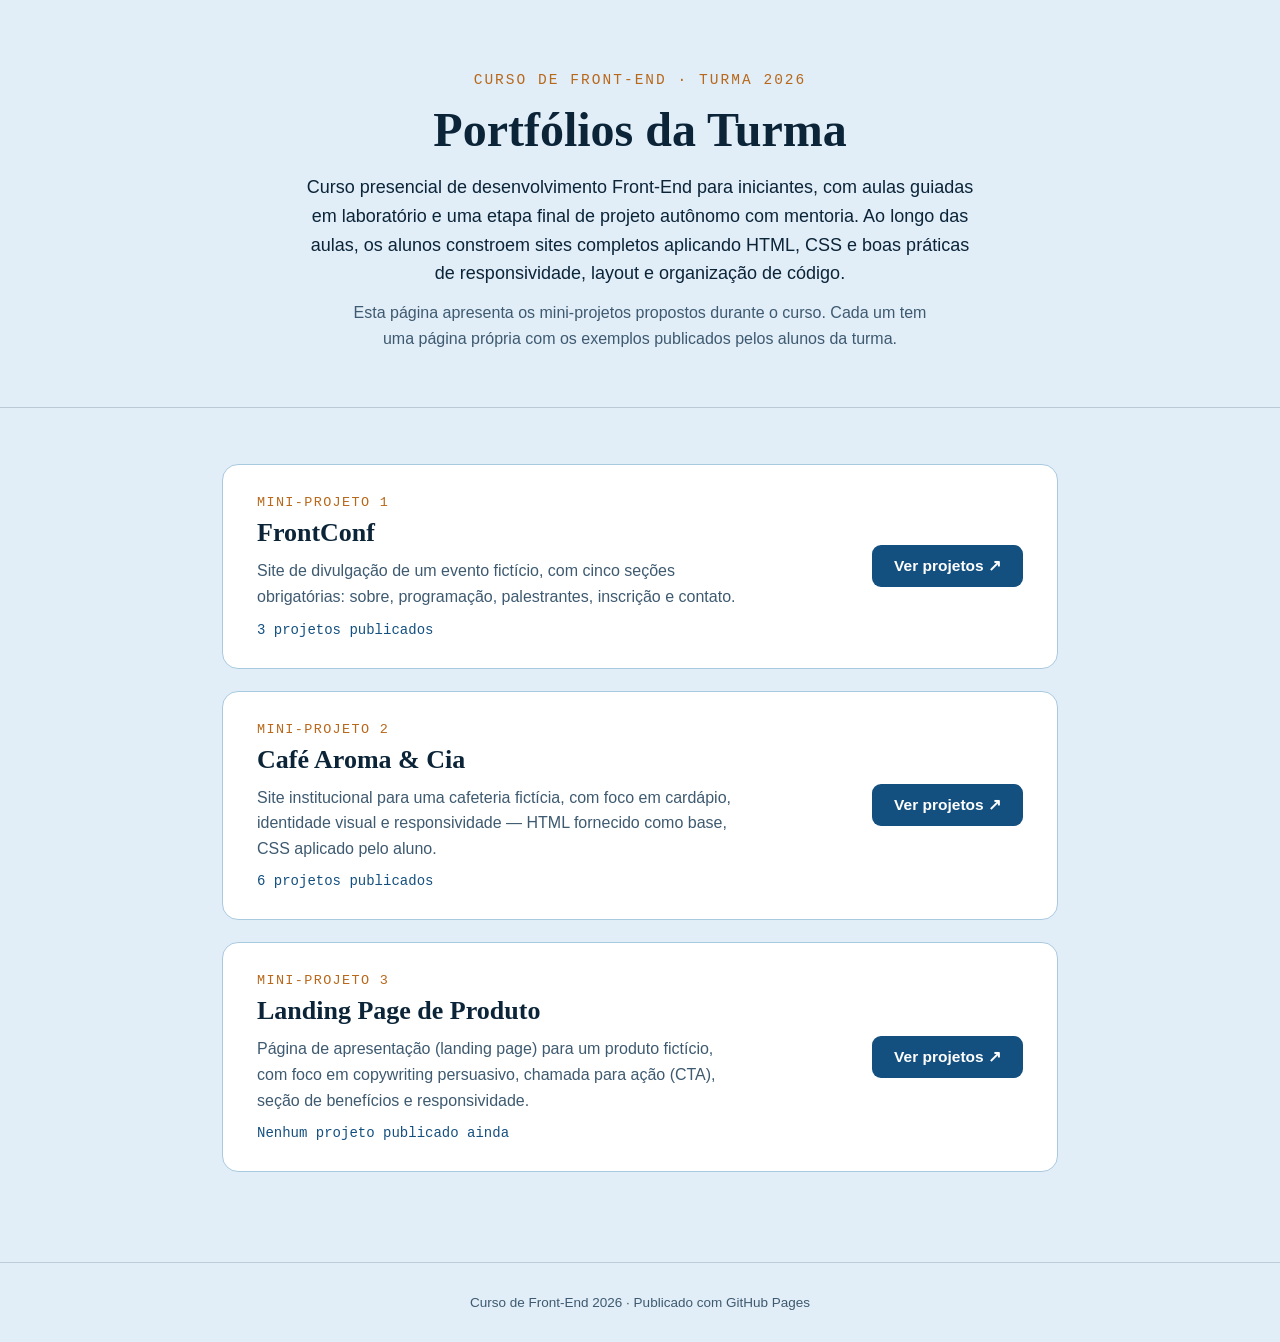
<file: index.html>
<!DOCTYPE html>
<html lang="pt-BR">
<head>
<meta charset="UTF-8">
<meta name="viewport" content="width=device-width, initial-scale=1">
<title>Portfólios — Curso de Front-End 2026</title>
<link rel="stylesheet" href="styles.css">
</head>
<body>

<div class="hero">
  <div class="eyebrow">Curso de Front-End · Turma 2026</div>
  <h1>Portfólios da Turma</h1>
  <p class="desc">
    Curso presencial de desenvolvimento Front-End para iniciantes, com aulas guiadas em
    laboratório e uma etapa final de projeto autônomo com mentoria. Ao longo das aulas,
    os alunos constroem sites completos aplicando HTML, CSS e boas práticas de
    responsividade, layout e organização de código.
  </p>
  <p class="note">
    Esta página apresenta os mini-projetos propostos durante o curso. Cada um tem uma
    página própria com os exemplos publicados pelos alunos da turma.
  </p>
</div>

<div class="projects" id="projectsList"></div>

<div class="footer">
  Curso de Front-End 2026 · Publicado com GitHub Pages
</div>

<script>
  // ======================================================
  // EDITE AQUI: um objeto por mini-projeto do curso.
  // - title: nome do projeto
  // - kicker: rótulo pequeno (ex: "Mini-Projeto 1")
  // - description: o que era o desafio do projeto
  // - page: arquivo da página dedicada com os exemplos dos alunos
  // - studentCount: quantos exemplos já estão publicados (só decorativo)
  // ======================================================
  const projects = [
    {
      title: "FrontConf",
      kicker: "Mini-Projeto 1",
      description: "Site de divulgação de um evento fictício, com cinco seções obrigatórias: sobre, programação, palestrantes, inscrição e contato.",
      page: "frontconf.html",
      studentCount: 3
    },
    {
      title: "Café Aroma & Cia",
      kicker: "Mini-Projeto 2",
      description: "Site institucional para uma cafeteria fictícia, com foco em cardápio, identidade visual e responsividade — HTML fornecido como base, CSS aplicado pelo aluno.",
      page: "cafearoma.html",
      studentCount: 6
    },
    {
      title: "Landing Page de Produto",
      kicker: "Mini-Projeto 3",
      description: "Página de apresentação (landing page) para um produto fictício, com foco em copywriting persuasivo, chamada para ação (CTA), seção de benefícios e responsividade.",
      page: "landingpage.html",
      studentCount: 0
    }
  ];

  const list = document.getElementById("projectsList");

  projects.forEach(p=>{
    const card = document.createElement("div");
    card.className = "project-card";
    const countLabel = p.studentCount === 0
      ? "Nenhum projeto publicado ainda"
      : `${p.studentCount} projeto${p.studentCount > 1 ? "s" : ""} publicado${p.studentCount > 1 ? "s" : ""}`;
    card.innerHTML = `
      <div class="text">
        <div class="kicker">${p.kicker}</div>
        <h2>${p.title}</h2>
        <p>${p.description}</p>
        <div class="count">${countLabel}</div>
      </div>
      <a class="cta" href="${p.page}">Ver projetos ↗</a>
    `;
    list.appendChild(card);
  });
</script>

</body>
</html>
</file>
<file: styles.css>
:root{
  --navy: #E1EDF7;
  --panel: #FFFFFF;
  --code-bg: #D6E7F5;
  --border-soft: #A9C9E0;
  --cyan: #14507F;
  --teal: #2E8C61;
  --yellow: #B8681A;
  --rose: #B03A57;
  --ink: #0B2438;
  --ink-soft: #3E5A70;
}
*{box-sizing:border-box;}
body{
  margin:0;
  background:var(--navy);
  color:var(--ink);
  font-family:'Calibri','Segoe UI',Arial,sans-serif;
}

/* ---------- TOPO / NAVEGAÇÃO DE VOLTA ---------- */
.topbar{
  max-width:1180px;
  margin:0 auto;
  padding:28px 32px 0 32px;
}
.topbar a{
  color:var(--ink-soft);
  text-decoration:none;
  font-size:15px;
  font-weight:700;
}
.topbar a:hover{ color:var(--ink); }

/* ---------- CABEÇALHO DE PÁGINA DE PROJETO ---------- */
.header{
  max-width:1180px;
  margin:0 auto;
  padding:24px 32px 40px 32px;
  border-bottom:1px solid rgba(11,36,56,.18);
}
.header .kicker{
  font-family:'Courier New',monospace;
  font-size:13.5px;
  letter-spacing:.1em;
  text-transform:uppercase;
  color:var(--yellow);
  margin-bottom:8px;
}
.header h1{
  font-family:'Cambria',Georgia,serif;
  font-size:40px;
  margin:0 0 10px 0;
}
.header p{
  color:var(--ink-soft);
  font-size:16.5px;
  max-width:640px;
  line-height:1.6;
  margin:0;
}

/* ---------- HERO DA HOMEPAGE ---------- */
.hero{
  padding:72px 40px 56px 40px;
  text-align:center;
  border-bottom:1px solid rgba(11,36,56,.18);
}
.hero .eyebrow{
  font-family:'Courier New',monospace;
  font-size:14.5px;
  letter-spacing:.14em;
  text-transform:uppercase;
  color:var(--yellow);
  margin-bottom:14px;
}
.hero h1{
  font-family:'Cambria',Georgia,serif;
  font-size:48px;
  margin:0 0 16px 0;
}
.hero .desc{
  color:var(--ink);
  font-size:18px;
  max-width:680px;
  margin:0 auto 12px auto;
  line-height:1.6;
}
.hero .note{
  color:var(--ink-soft);
  font-size:16px;
  max-width:600px;
  margin:0 auto;
  line-height:1.6;
}

/* ---------- LISTA DE MINI-PROJETOS (HOMEPAGE) ---------- */
.projects{
  max-width:900px;
  margin:0 auto;
  padding:56px 32px 90px 32px;
  display:flex;
  flex-direction:column;
  gap:22px;
}
.project-card{
  background:var(--panel);
  border:1px solid var(--border-soft);
  border-radius:16px;
  padding:30px 34px;
  display:flex;
  align-items:center;
  gap:28px;
  justify-content:space-between;
  flex-wrap:wrap;
}
.project-card .text{ flex:1; min-width:260px; }
.project-card .kicker{
  font-family:'Courier New',monospace;
  font-size:13.5px;
  letter-spacing:.1em;
  text-transform:uppercase;
  color:var(--yellow);
  margin-bottom:8px;
}
.project-card h2{
  font-family:'Cambria',Georgia,serif;
  font-size:26px;
  margin:0 0 10px 0;
}
.project-card p{
  color:var(--ink-soft);
  font-size:16px;
  line-height:1.6;
  margin:0 0 12px 0;
  max-width:480px;
}
.project-card .count{
  font-family:'Courier New',monospace;
  font-size:14px;
  color:var(--cyan);
}
.project-card .cta{
  text-decoration:none;
  background:var(--cyan);
  color:#FFFFFF;
  font-weight:700;
  font-size:15.5px;
  padding:12px 22px;
  border-radius:9px;
  white-space:nowrap;
  transition:filter .15s;
}
.project-card .cta:hover{ filter:brightness(1.08); }

/* ---------- GRADE DE CARDS DE ALUNOS ---------- */
.grid{
  max-width:1180px;
  margin:0 auto;
  padding:44px 32px 80px 32px;
  display:grid;
  grid-template-columns:repeat(auto-fill, minmax(300px, 1fr));
  gap:26px;
}
.card{
  background:var(--panel);
  border-radius:14px;
  overflow:hidden;
  border:1px solid var(--border-soft);
  transition:transform .18s ease, box-shadow .18s ease;
}
.card:hover{
  transform:translateY(-4px);
  box-shadow:0 14px 30px rgba(11,36,56,.22);
}
.browser-chrome{
  background:var(--code-bg);
  padding:9px 12px;
  display:flex;
  align-items:center;
  gap:8px;
  border-bottom:1px solid rgba(11,36,56,.16);
}
.dot{ width:9px; height:9px; border-radius:50%; }
.dot.r{ background:var(--rose); }
.dot.y{ background:var(--yellow); }
.dot.g{ background:var(--teal); }
.addr{
  flex:1;
  background:rgba(11,36,56,.1);
  border-radius:5px;
  font-family:'Courier New',monospace;
  font-size:12.5px;
  color:var(--ink-soft);
  padding:4px 9px;
  white-space:nowrap;
  overflow:hidden;
  text-overflow:ellipsis;
  margin-left:4px;
}
.preview{
  position:relative;
  width:100%;
  aspect-ratio:16/10;
  background:linear-gradient(135deg, var(--code-bg), var(--panel));
  overflow:hidden;
}
.preview img{
  width:100%;
  height:100%;
  object-fit:cover;
  object-position:top;
  display:block;
}
.fallback{
  position:absolute;
  inset:0;
  display:flex;
  align-items:center;
  justify-content:center;
  font-family:'Cambria',Georgia,serif;
  font-size:46px;
  font-weight:700;
  color:rgba(11,36,56,.38);
}
.info{ padding:16px 18px 18px 18px; }
.info .name{
  font-family:'Cambria',Georgia,serif;
  font-size:18.5px;
  margin:0 0 14px 0;
}
.info .proj{
  color:var(--ink-soft);
  font-size:14.5px;
  margin:0 0 14px 0;
}
.links{ display:flex; gap:8px; }
.links a{
  flex:1;
  text-align:center;
  text-decoration:none;
  font-size:13.5px;
  font-weight:700;
  padding:8px 10px;
  border-radius:7px;
  font-family:'Calibri','Segoe UI',Arial,sans-serif;
}
.btn-live{ background:var(--cyan); color:#FFFFFF; }
.btn-live:hover{ filter:brightness(1.08); }
.btn-code{ background:transparent; color:var(--ink); border:1px solid rgba(11,36,56,.32); }
.btn-code:hover{ border-color:var(--ink); }

.empty-note{
  grid-column:1/-1;
  padding:32px;
  text-align:center;
  color:var(--ink-soft);
  font-size:15px;
  border:1px dashed var(--border-soft);
  border-radius:12px;
}

/* ---------- RODAPÉ ---------- */
.footer{
  text-align:center;
  padding:32px;
  color:var(--ink-soft);
  font-size:13.5px;
  border-top:1px solid rgba(11,36,56,.16);
}
</file>
